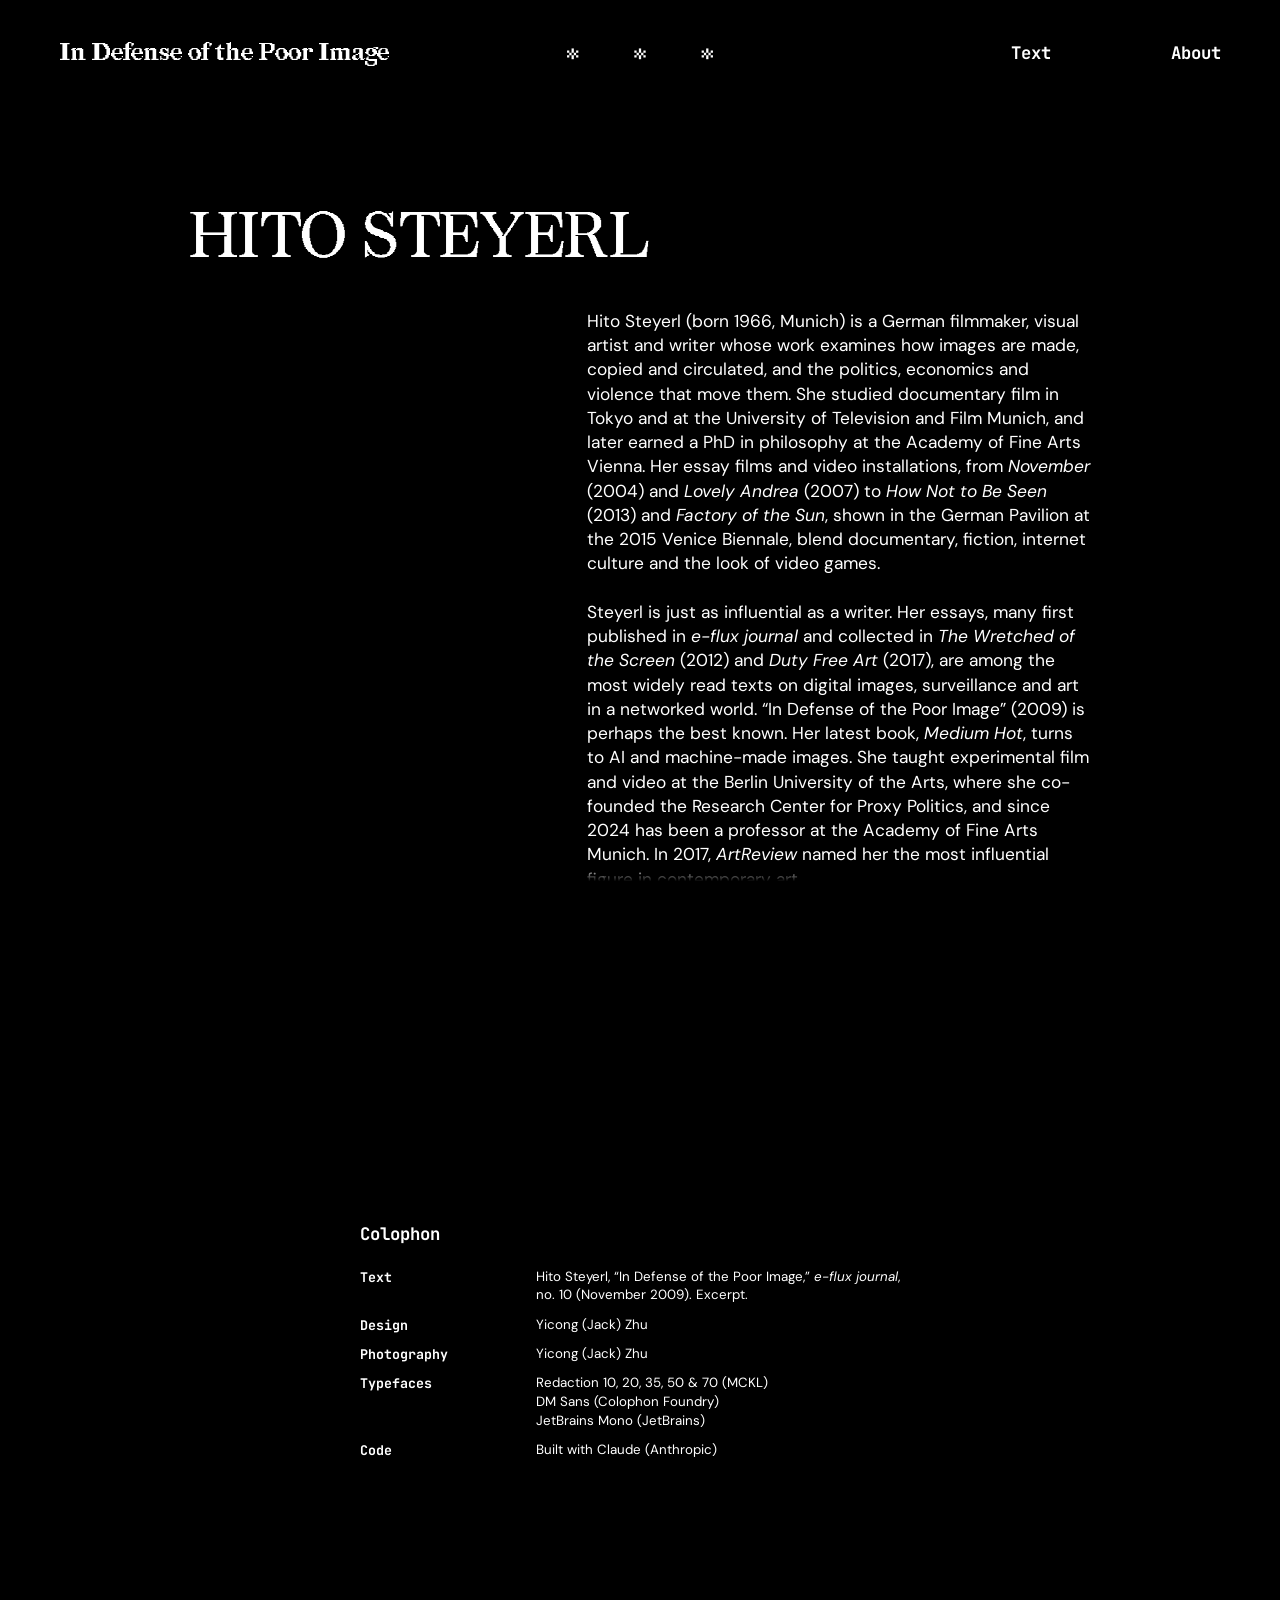
<file: about.html>
<!doctype html>
<html lang="en">
<head>
<meta charset="utf-8">
<meta name="viewport" content="width=device-width, initial-scale=1, viewport-fit=cover">
<meta name="theme-color" content="#000000">
<title>About — In Defense of the Poor Image</title>
<meta name="description" content="About Hito Steyerl, and the colophon of this typographic edition of In Defense of the Poor Image.">
<link rel="preconnect" href="https://fonts.googleapis.com">
<link rel="preconnect" href="https://fonts.gstatic.com" crossorigin>
<link href="https://fonts.googleapis.com/css2?family=DM+Sans:ital,opsz,wght@0,9..40,400;1,9..40,400&family=JetBrains+Mono:wght@400;700&display=swap" rel="stylesheet">
<link rel="stylesheet" href="css/style.css?v=3cc1ffe7">
</head>
<body>

<header class="site-header state-b" id="siteHeader">
  <a class="wordmark" id="wordmark" href="index.html" title="Start over">In Defense of the Poor Image</a>
  <div class="marks marks-center" aria-hidden="true"><svg width="219" height="17" viewBox="0 0 219 17" fill="none" xmlns="http://www.w3.org/2000/svg">
<path d="M10.2 0V6.8H6.8V0H10.2ZM17 3.4V6.8H13.6V3.4H17ZM0 3.4H3.4V6.8H0V3.4ZM13.6 6.8V10.2H10.2V6.8H13.6ZM3.4 6.8H6.8V10.2H3.4V6.8ZM10.2 10.2V17H6.8V10.2H10.2ZM17 10.2V13.6H13.6V10.2H17ZM0 10.2H3.4V13.6H0V10.2Z" fill="white"/>
<path d="M111.2 0V6.8H107.8V0H111.2ZM118 3.4V6.8H114.6V3.4H118ZM101 3.4H104.4V6.8H101V3.4ZM114.6 6.8V10.2H111.2V6.8H114.6ZM104.4 6.8H107.8V10.2H104.4V6.8ZM111.2 10.2V17H107.8V10.2H111.2ZM118 10.2V13.6H114.6V10.2H118ZM101 10.2H104.4V13.6H101V10.2Z" fill="white"/>
<path d="M212.2 0V6.8H208.8V0H212.2ZM219 3.4V6.8H215.6V3.4H219ZM202 3.4H205.4V6.8H202V3.4ZM215.6 6.8V10.2H212.2V6.8H215.6ZM205.4 6.8H208.8V10.2H205.4V6.8ZM212.2 10.2V17H208.8V10.2H212.2ZM219 10.2V13.6H215.6V10.2H219ZM202 10.2H205.4V13.6H202V10.2Z" fill="white"/>
</svg></div>
  <nav class="site-nav">
    <div class="nav-text">
      <!-- from here these open the main page at that section, skipping the camera -->
      <button type="button" class="nav-label" id="navText" aria-haspopup="true">Text</button>
      <ul class="nav-menu" aria-label="Sections">
        <li><a href="index.html?go=h0" data-go="h0">#0 Introduction</a></li>
        <li><a href="index.html?go=h1" data-go="h1">#1 Low Resolution</a></li>
        <li><a href="index.html?go=h2" data-go="h2">#2 Resurrection</a></li>
      </ul>
    </div>
    <a href="about.html" aria-current="page">About</a>
  </nav>
  <!-- phone (header A): three marks = start over · the section you're in · Index (opens the full-screen menu) -->
  <a class="phone-marks" id="marksPhone" href="index.html" title="Start over" aria-label="Start over"><svg width="219" height="17" viewBox="0 0 219 17" fill="none" xmlns="http://www.w3.org/2000/svg">
<path d="M10.2 0V6.8H6.8V0H10.2ZM17 3.4V6.8H13.6V3.4H17ZM0 3.4H3.4V6.8H0V3.4ZM13.6 6.8V10.2H10.2V6.8H13.6ZM3.4 6.8H6.8V10.2H3.4V6.8ZM10.2 10.2V17H6.8V10.2H10.2ZM17 10.2V13.6H13.6V10.2H17ZM0 10.2H3.4V13.6H0V10.2Z" fill="white"/>
<path d="M111.2 0V6.8H107.8V0H111.2ZM118 3.4V6.8H114.6V3.4H118ZM101 3.4H104.4V6.8H101V3.4ZM114.6 6.8V10.2H111.2V6.8H114.6ZM104.4 6.8H107.8V10.2H104.4V6.8ZM111.2 10.2V17H107.8V10.2H111.2ZM118 10.2V13.6H114.6V10.2H118ZM101 10.2H104.4V13.6H101V10.2Z" fill="white"/>
<path d="M212.2 0V6.8H208.8V0H212.2ZM219 3.4V6.8H215.6V3.4H219ZM202 3.4H205.4V6.8H202V3.4ZM215.6 6.8V10.2H212.2V6.8H215.6ZM205.4 6.8H208.8V10.2H205.4V6.8ZM212.2 10.2V17H208.8V10.2H212.2ZM219 10.2V13.6H215.6V10.2H219ZM202 10.2H205.4V13.6H202V10.2Z" fill="white"/>
</svg></a>
  <span class="cur-section" id="curSection">About</span>
  <button type="button" class="index-btn" id="indexBtn" aria-expanded="false" aria-controls="indexMenu">Index</button>
</header>

<!-- phone: the Index menu (full screen) -->
<nav class="index-menu" id="indexMenu" aria-label="Sections" hidden>
  <a href="index.html?go=h0" data-go="h0">#0 Introduction</a>
  <a href="index.html?go=h1" data-go="h1">#1 Low Resolution</a>
  <a href="index.html?go=h2" data-go="h2">#2 Resurrection</a>
  <a href="about.html" aria-current="page">About</a>
</nav>


<!-- same hover rules as the essay: Redaction (.fx-clear) clears up, DM Sans / JetBrains Mono (.fx-px) pixelates -->
<main class="about" data-fx-root>
  <section class="about-intro" aria-labelledby="aboutTitle">
    <!-- same place and size as the essay's "INTRODUCTION" line -->
    <h1 class="about-title fx-clear" data-from="70" id="aboutTitle">Hito Steyerl</h1>
    <div class="cols">
      <div class="side"></div>
      <div>
        <div class="body fx-px">
          <p>Hito Steyerl (born 1966, Munich) is a German filmmaker, visual artist and writer whose work examines how images are made, copied and circulated, and the politics, economics and violence that move them. She studied documentary film in Tokyo and at the University of Television and Film Munich, and later earned a PhD in philosophy at the Academy of Fine Arts Vienna. Her essay films and video installations, from <i>November</i> (2004) and <i>Lovely Andrea</i> (2007) to <i>How Not to Be Seen</i> (2013) and <i>Factory of the Sun</i>, shown in the German Pavilion at the 2015 Venice Biennale, blend documentary, fiction, internet culture and the look of video games.</p>
          <p>Steyerl is just as influential as a writer. Her essays, many first published in <i>e-flux journal</i> and collected in <i>The Wretched of the Screen</i> (2012) and <i>Duty Free Art</i> (2017), are among the most widely read texts on digital images, surveillance and art in a networked world. “In Defense of the Poor Image” (2009) is perhaps the best known. Her latest book, <i>Medium Hot</i>, turns to AI and machine-made images. She taught experimental film and video at the Berlin University of the Arts, where she co-founded the Research Center for Proxy Politics, and since 2024 has been a professor at the Academy of Fine Arts Munich. In 2017, <i>ArtReview</i> named her the most influential figure in contemporary art.</p>
        </div>
      </div>
    </div>
  </section>

  <section class="colophon" aria-labelledby="coloTitle">
    <div class="colophon-inner">
      <h2 class="fx-px" id="coloTitle">Colophon</h2>
      <p class="colo-row fx-px"><span class="colo-label">Text</span><span class="colo-value">Hito Steyerl, “In Defense of the Poor Image,” <i>e-flux journal</i>, no. 10 (November 2009). Excerpt.</span></p>
      <p class="colo-row fx-px"><span class="colo-label">Design</span><span class="colo-value">Yicong (Jack) Zhu</span></p>
      <p class="colo-row fx-px"><span class="colo-label">Photography</span><span class="colo-value">Yicong (Jack) Zhu</span></p>
      <p class="colo-row fx-px"><span class="colo-label">Typefaces</span><span class="colo-value">Redaction 10, 20, 35, 50 &amp; 70 (MCKL)<br>DM Sans (Colophon Foundry)<br>JetBrains Mono (JetBrains)</span></p>
      <p class="colo-row fx-px"><span class="colo-label">Code</span><span class="colo-value">Built with Claude (Anthropic)</span></p>
    </div>
  </section>
</main>

<div class="bottom-fade" aria-hidden="true"></div>

<script src="js/scroll.js?v=b1cac564"></script>
<script src="js/essay.js?v=f83e3c71"></script>
</body>
</html>
</file>
<file: css/style.css>
/* Redaction grades: 70 (most broken) -> 10 (clearest). Each grade has the same letter widths, so the
   hover can swap grades letter by letter without the text moving. */
@font-face { font-family: 'Redaction 10'; src: url('../assets/fonts/Redaction10-Regular.woff2') format('woff2'); font-weight: 400; font-style: normal; font-display: block; }
@font-face { font-family: 'Redaction 10'; src: url('../assets/fonts/Redaction10-Italic.woff2') format('woff2'); font-weight: 400; font-style: italic; font-display: block; }
@font-face { font-family: 'Redaction 10'; src: url('../assets/fonts/Redaction10-Bold.woff2') format('woff2'); font-weight: 700; font-style: normal; font-display: block; }
@font-face { font-family: 'Redaction 20'; src: url('../assets/fonts/Redaction20-Regular.woff2') format('woff2'); font-weight: 400; font-style: normal; font-display: block; }
@font-face { font-family: 'Redaction 20'; src: url('../assets/fonts/Redaction20-Italic.woff2') format('woff2'); font-weight: 400; font-style: italic; font-display: block; }
@font-face { font-family: 'Redaction 20'; src: url('../assets/fonts/Redaction20-Bold.woff2') format('woff2'); font-weight: 700; font-style: normal; font-display: block; }
@font-face { font-family: 'Redaction 35'; src: url('../assets/fonts/Redaction35-Regular.woff2') format('woff2'); font-weight: 400; font-style: normal; font-display: block; }
@font-face { font-family: 'Redaction 35'; src: url('../assets/fonts/Redaction35-Italic.woff2') format('woff2'); font-weight: 400; font-style: italic; font-display: block; }
@font-face { font-family: 'Redaction 35'; src: url('../assets/fonts/Redaction35-Bold.woff2') format('woff2'); font-weight: 700; font-style: normal; font-display: block; }
@font-face { font-family: 'Redaction 50'; src: url('../assets/fonts/Redaction50-Regular.woff2') format('woff2'); font-weight: 400; font-style: normal; font-display: block; }
@font-face { font-family: 'Redaction 50'; src: url('../assets/fonts/Redaction50-Italic.woff2') format('woff2'); font-weight: 400; font-style: italic; font-display: block; }
@font-face { font-family: 'Redaction 50'; src: url('../assets/fonts/Redaction50-Bold.woff2') format('woff2'); font-weight: 700; font-style: normal; font-display: block; }
@font-face { font-family: 'Redaction 70'; src: url('../assets/fonts/Redaction70-Regular.woff2') format('woff2'); font-weight: 400; font-style: normal; font-display: block; }
@font-face { font-family: 'Redaction 70'; src: url('../assets/fonts/Redaction70-Italic.woff2') format('woff2'); font-weight: 400; font-style: italic; font-display: block; }

/* Sizes follow the 1920 px Figma sketch: 1 --u = 1 px at 1920 wide */
:root {
  --u: calc(100vw / 1920);
  --pad: max(16px, calc(90 * var(--u)));
  --ink: #fff;
  --paper: #000;
  --mono: 'JetBrains Mono', monospace;
  /* the header's height (its padding + the wordmark's line); the bottom fade uses the same height */
  --head-h: calc(max(16px, calc(59 * var(--u))) + max(28px, calc(70 * var(--u))) + 1.2 * max(15px, calc(36 * var(--u))));
}
* { box-sizing: border-box; }
html, body { margin: 0; background: var(--paper); color: var(--ink); }
body { font-family: 'Redaction 50', serif; -webkit-font-smoothing: antialiased; }
/* the ASCII canvases must use the default smoothing, or the hover characters render thinner than the settled version */
canvas { -webkit-font-smoothing: auto; }
.sr-only { position: absolute; width: 1px; height: 1px; overflow: hidden; clip: rect(0 0 0 0); white-space: nowrap; }

/* ---------- header (sticky, fades out at the bottom) ---------- */
.site-header {
  position: fixed; top: 0; left: 0; right: 0; z-index: 30;
  display: flex; align-items: center; justify-content: space-between;
  padding: max(16px, calc(59 * var(--u))) var(--pad) max(28px, calc(70 * var(--u)));
  background: linear-gradient(to bottom, rgba(0,0,0,1) 55%, rgba(0,0,0,0) 100%);
  pointer-events: none;
}
.site-header > * { pointer-events: auto; }
.wordmark { font: 700 max(15px, calc(36 * var(--u)))/1.2 'Redaction 50', serif; color: var(--ink); text-decoration: none; white-space: nowrap; }
/* both mark sets sit on the wordmark's line (the header's top and bottom padding differ) */
.marks { position: absolute; top: 50%; margin-top: calc((max(16px, calc(59 * var(--u))) - max(28px, calc(70 * var(--u)))) / 2); }
.marks svg { display: block; height: auto; }
/* state A: five marks on the left, in the wordmark's place (the wordmark keeps its space, hidden) */
.marks-left { left: var(--pad); transform: translateY(-50%); }
.marks-left svg { width: max(110px, calc(421 * var(--u))); }
/* state B: three marks exactly in the middle of the page, same mark size and spacing */
.marks-center { left: 50%; transform: translate(-50%, -50%); pointer-events: none !important; }
.marks-center svg { width: max(57px, calc(219 * var(--u))); }
/* the swap between the two states is a 0.4 s crossfade */
.wordmark, .marks { transition: opacity .4s ease; }
.state-a .wordmark, .state-a .marks-center, .state-b .marks-left { opacity: 0; pointer-events: none; }
.state-a .marks-left, .state-b .wordmark, .state-b .marks-center { opacity: 1; }
/* "About" ends at the same page margin the wordmark starts at; "Text" sits 180 design px before it */
.site-nav { display: flex; gap: max(20px, calc(180 * var(--u))); }
/* 26 design px (was 32): the mono reads larger than the serif wordmark at the same size */
.site-nav a { font: 700 max(13px, calc(26 * var(--u)))/1.2 var(--mono); color: var(--ink); text-decoration: none; }
.site-nav a:hover { text-decoration: underline; text-underline-offset: 0.2em; }
/* "Text" is a label: it only opens the section menu */
.site-nav .nav-label { font: 700 max(13px, calc(26 * var(--u)))/1.2 var(--mono); color: var(--ink); background: none; border: 0; padding: 0; cursor: default; }
.site-nav .nav-label:focus-visible { outline: 1px solid var(--ink); outline-offset: 4px; }
/* the mono "t" carries ~0.07em of empty space after its ink; pull it out so the visible edges match */
.site-nav > a:last-child { margin-right: -0.071em; }
/* "Text" dropdown: the three sections, lined up under "Text" */
.nav-text { position: relative; }
.nav-menu { position: absolute; left: 0; top: 100%; margin: 0; padding: max(10px, calc(18 * var(--u))) 0 0; list-style: none; white-space: nowrap;
  opacity: 0; visibility: hidden; transform: translateY(-4px); transition: opacity .18s ease, transform .18s ease, visibility 0s linear .18s; }
.nav-text:hover .nav-menu, .nav-text:focus-within .nav-menu { opacity: 1; visibility: visible; transform: none; transition: opacity .18s ease, transform .18s ease; }
.site-nav .nav-menu a { display: block; font: 400 max(12px, calc(20 * var(--u)))/1.7 var(--mono); background: var(--paper); padding: 0 8px; margin-left: -8px; }
/* on the camera screen Text and About are not shown at all; they fade in when the image starts arriving */
.site-nav > a, #navText { transition: opacity .4s ease; }
html.locked .bottom-fade { display: none; }
html.skip body { visibility: hidden; }
html.skip .intro { display: none; }
html.cam-screen .site-nav > a, html.cam-screen #navText { opacity: 0; pointer-events: none; }
html.cam-screen .nav-menu { display: none; }

/* the bottom edge mirrors the header's black fade, flipped, at 30% of its height; hidden on the camera screen */
.bottom-fade { position: fixed; left: 0; right: 0; bottom: 0; height: calc(var(--head-h) * 0.3); z-index: 29; pointer-events: none;
  background: linear-gradient(to top, rgba(0,0,0,1) 55%, rgba(0,0,0,0) 100%); }

/* scrolling stays locked until an image is picked */
html.locked, html.locked body { overflow: hidden; overscroll-behavior: none; }

/* ---------- intro: camera + buttons (sits in the stage, replaced by the card) ---------- */
.intro { position: absolute; inset: 0; z-index: 2; padding-top: max(80px, calc(140 * var(--u))); display: flex; flex-direction: column; align-items: center; justify-content: center; }
.intro.gone { display: none; }
.camera3d { width: min(calc(100vw - 2 * var(--pad)), calc(1292 * var(--u))); height: min(55vh, max(300px, calc(596 * var(--u)))); cursor: pointer; }
/* the canvas is larger than the box (sized in js) so the flash glow is never cut off; clicks go to the box */
.camera3d { position: relative; }
.camera3d canvas { position: absolute; display: block; pointer-events: none; }
.actions { display: flex; gap: max(14px, calc(112 * var(--u))); margin-top: max(28px, calc(68 * var(--u))); flex-wrap: wrap; justify-content: center; }
/* pixel-cut button frame, rebuilt from the Figma component: 4 px grey bars, a single grey pixel
   stepped in at each corner, text 16 px from the side bars. A 5x5 "pixel" SVG is 9-sliced, so the
   frame stretches to any label. --p is one design pixel (4 px at 1920 wide). */
.actions button {
  --p: max(2px, calc(4 * var(--u)));
  font: 400 max(15px, calc(32 * var(--u)))/1.1875 'Redaction 50', serif;
  color: var(--ink); background: none;
  border: calc(2 * var(--p)) solid transparent;
  border-image: url("data:image/svg+xml,%3Csvg xmlns='http://www.w3.org/2000/svg' width='5' height='5' shape-rendering='crispEdges'%3E%3Cpath fill='%23d9d9d9' d='M2 0h1v1H2zM2 4h1v1H2zM0 2h1v1H0zM4 2h1v1H4zM1 1h1v1H1zM3 1h1v1H3zM1 3h1v1H1zM3 3h1v1H3z'/%3E%3C/svg%3E") 2 fill / calc(2 * var(--p)) stretch;
  padding: 0 calc(3 * var(--p));
  cursor: pointer;
}
/* hover: the inside of the frame fills white (following the stepped corners), text turns black */
.actions button:hover, .actions button:focus-visible {
  color: var(--paper); outline: none;
  border-image-source: url("data:image/svg+xml,%3Csvg xmlns='http://www.w3.org/2000/svg' width='5' height='5' shape-rendering='crispEdges'%3E%3Cpath fill='%23d9d9d9' d='M2 0h1v1H2zM2 4h1v1H2zM0 2h1v1H0zM4 2h1v1H4zM1 1h1v1H1zM3 1h1v1H3zM1 3h1v1H1zM3 3h1v1H3z'/%3E%3Cpath fill='%23ffffff' d='M2 1h1v3H2zM1 2h3v1H1z'/%3E%3C/svg%3E");
}

/* ---------- flow: card -> title -> credit ---------- */
#flow { position: relative; height: 460vh; }
.stage { position: sticky; top: 0; height: 100vh; height: 100svh; overflow: hidden; display: grid; place-items: center; }
.card-wrap { position: absolute; left: 0; top: 0; perspective: 1800px; display: none; }
.card { position: relative; width: 100%; height: 100%; transform-style: preserve-3d; }
.face { position: absolute; inset: 0; backface-visibility: hidden; -webkit-backface-visibility: hidden; }
.back { background: #fff; display: flex; justify-content: center; align-items: flex-start; padding-top: 6%; }
.back svg { width: 22%; height: auto; }
.front { background: var(--paper); transform: rotateY(180deg); }
.front canvas { display: block; width: 100%; height: 100%; cursor: crosshair; touch-action: pan-y; }
/* the arrival: a black layer over the image, cleared one character cell at a time */
.reveal { position: absolute; inset: 0; width: 100%; height: 100%; pointer-events: none; display: none; }
#morph, #morphHi { position: absolute; inset: 0; width: 100%; height: 100%; pointer-events: none; }
.title-block { position: absolute; left: 0; top: 0; display: flex; flex-direction: column; pointer-events: none; }
#title { opacity: 0; }
#title svg { display: block; width: 100%; height: auto; }
.credit { display: flex; justify-content: space-between; margin-top: max(18px, calc(55 * var(--u))); font: 700 max(14px, calc(36 * var(--u)))/1.2 'Redaction 35', serif; }
.credit span { opacity: 0; transform: translateY(0.6em); }
/* touch screens: a timed fade instead of following the scroll (flow.js) — in one after another, out together;
   fully switched off when hidden so no faded copy can stay behind */
@media (hover: none) {
  .credit span { visibility: hidden; transition: opacity .35s ease, transform .35s ease, visibility 0s linear .35s; }
  .credit.on span { opacity: 1; transform: none; visibility: visible; transition: opacity .6s ease, transform .6s ease; }
  .credit.on span:nth-child(2) { transition-delay: .12s; }
  .credit.on span:nth-child(3) { transition-delay: .24s; }
}
.hint { position: absolute; top: 0; left: 0; right: 0; margin: 0; text-align: center; font: 400 12px/1.4 var(--mono); opacity: 0; transition: opacity .4s; }

/* ---------- essay (Figma "Slide 16:9 - 2", gap widened: 1352 wide = 476 side column + 120 gap + 756 body, centred) ---------- */
:root { --sans: 'DM Sans', sans-serif; }
.essay { width: min(calc(100vw - 2 * var(--pad)), calc(1352 * var(--u))); margin: 0 auto; padding: max(120px, calc(220 * var(--u))) 0 0; }
.sec + .sec { margin-top: max(90px, calc(200 * var(--u))); }
.sec-head { margin: 0 0 max(24px, calc(48 * var(--u))); font-weight: 400; line-height: 1.2; }
.sec-num { display: block; font: 700 max(48px, calc(128 * var(--u)))/1.2 'Redaction 50', serif; }
.sec-num b { font-weight: 700; }
.sec-num i { font-weight: 400; font-style: italic; }
.sec-title { display: block; font: 400 max(36px, calc(96 * var(--u)))/1.2 'Redaction 70', serif; text-transform: uppercase; }
.sec-sub { display: block; font: 400 max(24px, calc(64 * var(--u)))/1.2 'Redaction 70', serif; text-transform: uppercase; }
.cols { display: grid; grid-template-columns: calc(476 / 1352 * 100%) 1fr; column-gap: calc(120 / 1352 * 100%); align-items: start; }
.side { position: relative; }
.ascii-fig { margin: 0; background: var(--paper); }
.ascii-fig canvas { display: block; width: 100%; cursor: crosshair; touch-action: pan-y; }   /* sideways drags move the lens, vertical ones scroll */
/* space reserved before the photos load, so section positions are final straight away */
.ascii-fig.tall { aspect-ratio: 800 / 1200; }
.ascii-fig.wide { aspect-ratio: 1272 / 716; }
.ascii-fig.wide { margin-bottom: max(24px, calc(48 * var(--u))); }
/* 3 rows x 6 marks spread edge to edge, exactly like the Figma auto layout (476 x 113) */
.stars { margin-top: max(20px, calc(40 * var(--u))); aspect-ratio: 476 / 113; background: url("data:image/svg+xml,%3Csvg xmlns='http://www.w3.org/2000/svg' width='476' height='113' viewBox='0 0 476 113'%3E%3Cpath id='m' fill='%23fff' d='M10.2 0V6.8H6.8V0H10.2ZM17 3.4V6.8H13.6V3.4H17ZM0 3.4H3.4V6.8H0V3.4ZM13.6 6.8V10.2H10.2V6.8H13.6ZM3.4 6.8H6.8V10.2H3.4V6.8ZM10.2 10.2V17H6.8V10.2H10.2ZM17 10.2V13.6H13.6V10.2H17ZM0 10.2H3.4V13.6H0V10.2Z'/%3E%3Cuse href='%23m' x='0.0' y='0'/%3E%3Cuse href='%23m' x='91.8' y='0'/%3E%3Cuse href='%23m' x='183.6' y='0'/%3E%3Cuse href='%23m' x='275.4' y='0'/%3E%3Cuse href='%23m' x='367.2' y='0'/%3E%3Cuse href='%23m' x='459.0' y='0'/%3E%3Cuse href='%23m' x='0.0' y='48'/%3E%3Cuse href='%23m' x='91.8' y='48'/%3E%3Cuse href='%23m' x='183.6' y='48'/%3E%3Cuse href='%23m' x='275.4' y='48'/%3E%3Cuse href='%23m' x='367.2' y='48'/%3E%3Cuse href='%23m' x='459.0' y='48'/%3E%3Cuse href='%23m' x='0.0' y='96'/%3E%3Cuse href='%23m' x='91.8' y='96'/%3E%3Cuse href='%23m' x='183.6' y='96'/%3E%3Cuse href='%23m' x='275.4' y='96'/%3E%3Cuse href='%23m' x='367.2' y='96'/%3E%3Cuse href='%23m' x='459.0' y='96'/%3E%3C/svg%3E") 0 0 / 100% 100% no-repeat; }
/* body: 26 design px = ~19.5 px on a 1440 MacBook (common reading size 18-21 px), 140% line spacing */
.body { font: 400 max(16px, calc(26 * var(--u)))/1.4 var(--sans); }
.body p { margin: 0; }
.body p + p { margin-top: 1.4em; }
.body em { font-family: 'Redaction 70', serif; font-style: italic; font-weight: 400; text-transform: uppercase; }
.ref { font-family: var(--mono); font-weight: 700; color: inherit; text-decoration: none; }
/* footnotes: js/essay.js sets each one's top so it starts level with the paragraph that cites it */
.note { margin: 0; }
.side .note { position: absolute; left: 0; right: 0; }
.note-num { display: block; font: 700 max(16px, calc(26 * var(--u)))/1.4 var(--mono); margin-bottom: max(6px, calc(12 * var(--u))); }
.note-text { display: block; font: 400 max(13px, calc(20 * var(--u)))/1.4 var(--sans); }
/* the closing quote fills the last screen and sits in its middle: scrolled to the bottom, only the quote shows */
.closing { min-height: 100vh; min-height: 100svh; box-sizing: border-box; padding: var(--head-h) 0; display: flex; flex-direction: column; justify-content: center; text-align: center; }
.quote { margin: 0 auto; max-width: calc(1054 / 1352 * 100%); font: 700 max(30px, calc(87 * var(--u)))/1.2 'Redaction 50', serif; text-transform: uppercase; letter-spacing: 0.02em; }
.quote .open-q { letter-spacing: 0.08em; }
.attrib { margin: max(24px, calc(50 * var(--u))) 0 0; font: 700 max(14px, calc(32 * var(--u)))/1.2 var(--mono); }
/* the pixelated / decoding copy of a word is a small canvas inside the word itself (so it scrolls with it);
   the real letters underneath turn see-through */
.fx-host { position: relative; }
.fx-ov { position: absolute; left: 0; top: 0; pointer-events: none; image-rendering: pixelated; }
.px-hide { color: transparent !important; }
.fx-word { white-space: nowrap; }
.fx-ch { display: inline-block; }

/* ---------- camera capture + flash ---------- */
.veil { position: fixed; inset: 0; background: #000; z-index: 25; pointer-events: none; opacity: 0; }
.flash { position: fixed; inset: 0; background: linear-gradient(#fff, #fff); z-index: 50; pointer-events: none; opacity: 0; display: none; }   /* shown only while flashing (flow.js) */
.cam { position: fixed; inset: 0; z-index: 40; background: rgba(0,0,0,.92); display: none; flex-direction: column; align-items: center; justify-content: center; gap: 16px; padding: 16px; }
/* the live preview is cut to exactly the shape of the final card */
.cam-frame { overflow: hidden; background: #111; }
.cam-frame video { display: block; width: 100%; height: 100%; object-fit: cover; transform: scaleX(-1); }
.cam .actions { margin-top: 0; }
.cam-msg { font: 400 12px/1.5 var(--mono); opacity: .8; text-align: center; max-width: 520px; margin: 0; }

@media (max-width: 700px) {
  .marks-center { display: none; }   /* no room in the middle; the left marks stay (they're the reset in state A) */
  .site-nav { margin-right: 0; }
  .actions { flex-direction: column; align-items: center; }
}

/* ---------- About page: same centred 1352 block; the title and bio sit in the right (body) column ---------- */
.about { width: min(calc(100vw - 2 * var(--pad)), calc(1352 * var(--u))); margin: 0 auto; }
.about-intro { padding-top: calc(var(--head-h) * 0.85 + 1.2 * max(48px, calc(128 * var(--u)))); }
/* "Hito Steyerl" = the essay's section-title line (Redaction 70, 96, uppercase), placed where "INTRODUCTION"
   sits when you jump to #0: 0.85 of the header's height + the "#0" line above it */
.about-title { margin: 0 0 max(24px, calc(48 * var(--u))); font: 400 max(36px, calc(96 * var(--u)))/1.2 'Redaction 70', serif; text-transform: uppercase; }
.about .body i { font-style: italic; }
/* the colophon fills the screen and sits in its middle, so the bio is fully off screen when it's centred */
.colophon { min-height: 100vh; min-height: 100svh; display: flex; align-items: center; justify-content: center; padding: var(--head-h) 0; box-sizing: border-box; }
.colophon-inner { width: min(100%, calc(790 * var(--u)), 100%); min-width: min(100%, 560px); }
.colophon h2 { margin: 0 0 max(18px, calc(32 * var(--u))); font: 700 max(16px, calc(26 * var(--u)))/1.4 var(--mono); }
.colo-row { display: grid; grid-template-columns: max(110px, calc(240 * var(--u))) 1fr; column-gap: max(12px, calc(24 * var(--u))); margin: 0; }
.colo-row + .colo-row { margin-top: max(8px, calc(16 * var(--u))); }
.colo-label { font: 700 max(13px, calc(20 * var(--u)))/1.4 var(--mono); }
.colo-value { font: 400 max(13px, calc(20 * var(--u)))/1.4 var(--sans); }

/* =====================================================================================================
   PHONE (≤ 600 px): one column, header A (marks · current section · Index), footnotes in a bottom sheet.
   Numbers follow the Figma phone frames (440 wide): 24 px margins, body 17/155%, headings 56 / 42.
   ===================================================================================================== */
.phone-marks, .cur-section, .index-btn, .index-menu, .note-screen { display: none; }
@media (max-width: 600px) {
  /* the page runs under the status bar and the browser's bars (viewport-fit=cover): the header grows by the
     top safe area and the bottom fade by the bottom one, so no text shows through above or below them */
  :root { --pad: 24px; --head-h: calc(66px + env(safe-area-inset-top)); }
  .site-header { padding: calc(18px + env(safe-area-inset-top)) 24px 26px; }
  .bottom-fade { height: 40px; background: linear-gradient(to top, rgba(0,0,0,1) 60%, rgba(0,0,0,0) 100%); }
  /* the bottom edge stays on from the camera screen on, over the white flash too: Safari's toolbar copies
     the colour at the screen's bottom edge, so it stays black the whole way through */
  html.locked .bottom-fade { display: block; }
  .bottom-fade { z-index: 51; }
  /* the page scrolls inside <body>, not the browser window (js/scroll.js): iOS Safari then never slides its
     bars in and out, so the fixed header and bottom edge can't drift off the screen's edges and let text show */
  html { height: 100%; overflow: hidden; }
  body { height: 100%; overflow-y: auto; overscroll-behavior-y: none; }
  /* a solid black extension above the header, in case the top edge ever leaves a strip (off screen otherwise) */
  .site-header::before { content: ''; position: absolute; left: 0; right: 0; bottom: 100%; height: 200px; background: var(--paper); pointer-events: none; }
  /* a plain black band at the base of the bottom edge (inside its already-black part, so it looks the same):
     Safari copies this colour into its toolbar instead of showing the text through it */
  .bottom-fade::after { content: ''; position: absolute; left: 0; right: 0; bottom: 0; height: 50%; background-color: var(--paper); pointer-events: none; }
  .wordmark, .marks-left, .marks-center, .site-nav { display: none !important; }
  /* header A */
  .phone-marks { display: block; width: 72px; line-height: 0; }
  .phone-marks svg { width: 72px; height: auto; display: block; }
  .cur-section { display: block; flex: 1; text-align: center; font: 400 12px/1.2 var(--mono); color: #999; padding: 0 8px; white-space: nowrap; overflow: hidden; text-overflow: ellipsis; }
  .index-btn { display: block; font: 700 14px/1.2 var(--mono); color: var(--ink); background: none; border: 0; padding: 14px 0 14px 14px; margin: -14px 0; cursor: pointer; }
  .phone-marks, .cur-section, .index-btn { transition: opacity .4s ease; }
  html.cam-screen .cur-section, html.cam-screen .index-btn { opacity: 0; pointer-events: none; }
  /* camera screen: only the title, small and centred at the top (tap = start over); no marks, no Index,
     because nothing can be skipped yet. After an image is picked the header goes back to marks · section · Index */
  html.cam-screen .phone-marks { opacity: 0; pointer-events: none; }
  html.cam-screen .site-header .wordmark { display: block !important; position: absolute; left: 50%; transform: translateX(-50%);
    top: calc(17px + env(safe-area-inset-top)); font-size: 16px; line-height: 20px; opacity: 1; pointer-events: auto; }
  /* the Index menu: full screen, under the header (so "Close" stays on top) */
  .index-menu { position: fixed; inset: 0; z-index: 29; background: var(--paper); display: flex; flex-direction: column; gap: 22px; padding: calc(120px + env(safe-area-inset-top)) 24px calc(40px + env(safe-area-inset-bottom)); }
  .index-menu[hidden] { display: none; }
  .index-menu a { font: 700 20px/1.4 var(--mono); color: #8c8c8c; text-decoration: none; }
  .index-menu a[aria-current] { color: var(--ink); }
  .index-menu a[aria-current]::before { content: '→ '; }
  html.menu-open, html.menu-open body { overflow: hidden; }

  /* hero */
  /* the camera screen fits the visible area even with the browser bars showing (svh), sitting a bit higher */
  .intro { padding-top: var(--head-h); padding-bottom: calc(56px + env(safe-area-inset-bottom)); }
  .camera3d { width: calc(100vw - 48px); height: min(38svh, 300px); }
  /* buttons exactly as the Figma phone frame: 4 px pixel bars, 20 px text, 16 px from bar to text, 40 tall */
  .actions { gap: 18px; margin-top: 28px; }
  .actions button { --p: 4px; font-size: 20px; line-height: 1.2; padding: 0 calc(3 * var(--p)); }
  .credit { font-size: 18px; margin-top: 18px; }
  .hint { font-size: 11px; }

  /* the essay: one column — heading → photo (+ asterisks) → text */
  .essay { width: calc(100vw - 48px); padding-top: 64px; }
  .sec + .sec { margin-top: 72px; }
  .sec-head { margin-bottom: 24px; }
  .sec-num { font-size: 56px; }
  .sec-title { font-size: 42px; }
  .sec-sub { font-size: 28px; }
  .cols { display: block; }
  .side { min-height: 0 !important; }
  .side .note { display: none; }                 /* footnotes open in the bottom sheet instead */
  .ascii-fig.wide { margin-bottom: 28px !important; }   /* inside the margins, like the other photos */
  .stars { margin: 20px 0 28px; }
  .body { font-size: 17px; line-height: 1.55; }
  .body p + p { margin-top: 1.55em; }
  /* note numbers are tappable chips: underlined, with a ~44 px touch area that doesn't move the text */
  .ref { text-decoration: underline; text-underline-offset: 3px; padding: 12px 4px; margin: -12px -4px; }
  .closing { padding: 64px 0; }
  .quote { font-size: 34px; max-width: none; }
  .attrib { font-size: 15px; margin-top: 24px; }

  /* About */
  .about { width: calc(100vw - 48px); }
  .about-intro { padding-top: 112px; padding-bottom: 48px; }
  .about-title { font-size: 42px; margin-bottom: 28px; }
  .about-intro .body p:first-child { letter-spacing: -0.015em; }   /* a touch tighter: no lone "games." on the last line */
  .about .cols .side { display: none; }
  .colophon-inner { min-width: 0; width: 100%; }
  .colophon h2 { font-size: 17px; margin-bottom: 20px; }
  .colo-row { display: block; }
  .colo-row + .colo-row { margin-top: 18px; }
  .colo-label { display: block; font-size: 13px; margin-bottom: 4px; }
  .colo-value { display: block; font-size: 15px; line-height: 1.45; }

  /* a footnote: the whole screen goes black, showing the paragraph that cites it (dimmed, its note number
     bright) and the note itself below; Close goes back to the text where you were */
  .note-screen { display: block; position: fixed; inset: 0; z-index: 50; background: var(--paper); overflow-y: auto; overscroll-behavior: contain;
    padding: calc(140px + env(safe-area-inset-top)) 24px calc(56px + env(safe-area-inset-bottom)); }
  .note-screen[hidden] { display: none; }
  .ns-close { position: absolute; top: calc(80px + env(safe-area-inset-top)); right: 24px; font: 400 13px/1.4 var(--mono); color: #999; background: none; border: 0; padding: 12px; margin: -12px; cursor: pointer; }
  .ns-para { margin: 0; font: 400 17px/1.55 var(--sans); color: rgba(255, 255, 255, .7); }
  .ns-para em { font-family: 'Redaction 70', serif; font-style: italic; text-transform: uppercase; }
  .ns-para .ref { color: inherit; pointer-events: none; }
  .ns-para .ref.on { color: var(--ink); }
  .ns-num { margin: 35px 0 8px; font: 700 17px/1.4 var(--mono); }
  .ns-text { margin: 0; font: 400 15px/1.5 var(--sans); }
  html.note-open, html.note-open body { overflow: hidden; }
}
</file>
